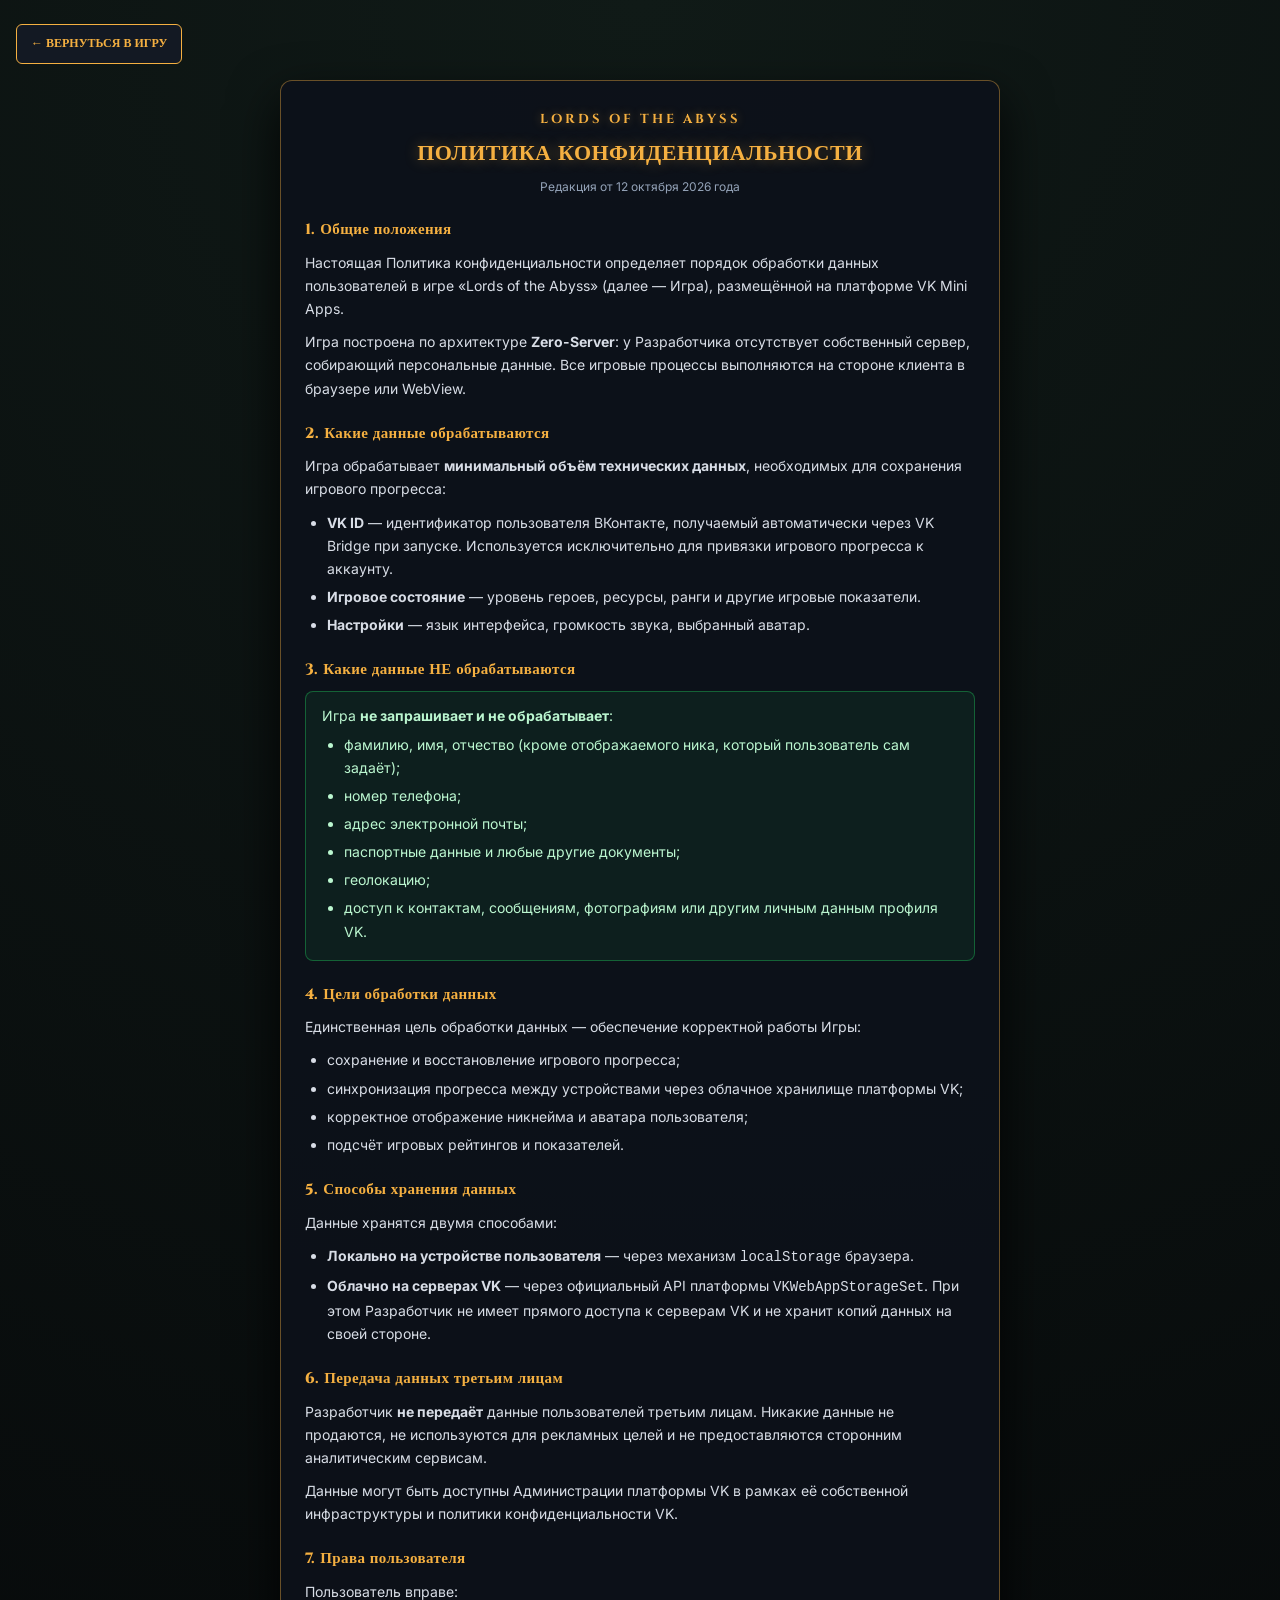
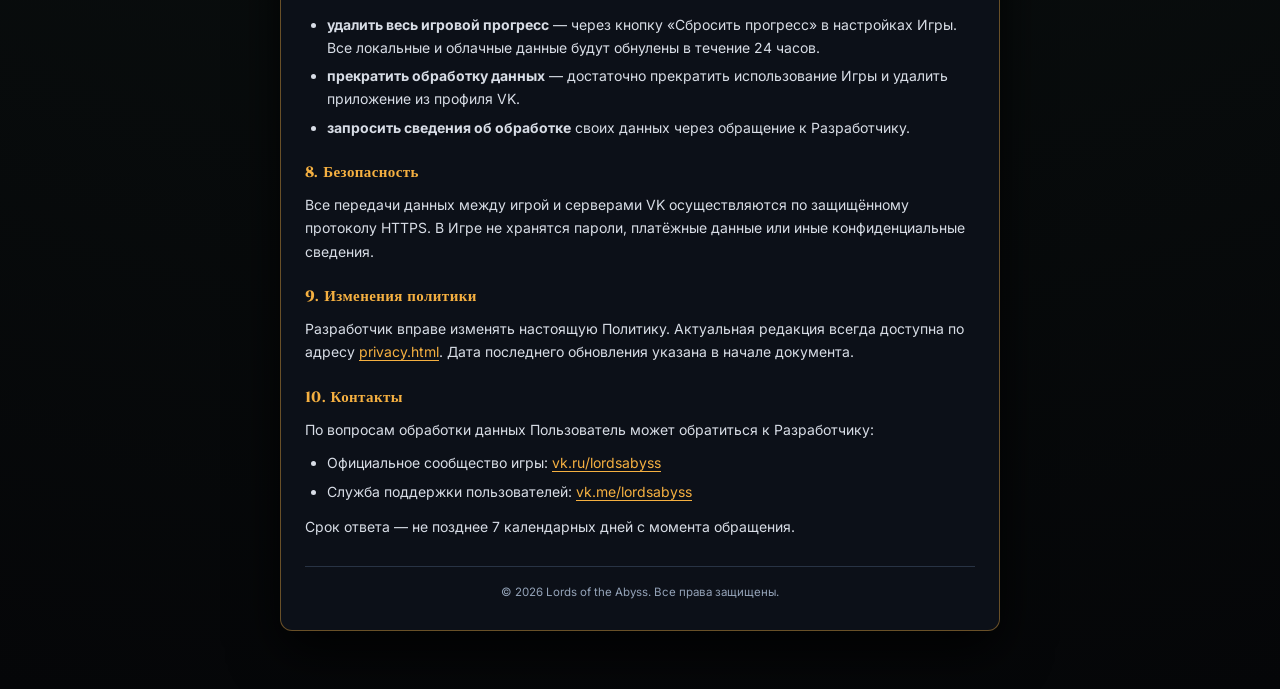
<file: privacy.html>
<!DOCTYPE html>
<html lang="ru">
<head>
<meta charset="UTF-8">
<meta name="viewport" content="width=device-width, initial-scale=1.0, viewport-fit=cover">
<title>Политика конфиденциальности — Lords of the Abyss</title>
<link rel="preconnect" href="https://fonts.googleapis.com">
<link rel="preconnect" href="https://fonts.gstatic.com" crossorigin>
<link href="https://fonts.googleapis.com/css2?family=Cinzel:wght@700;800;900&family=Inter:wght@400;500;600;700&display=swap" rel="stylesheet">
<style>
    :root { --gold: #f5b041; --gold-glow: rgba(245,176,65,0.4); --text-main: #f1f5f9; --text-muted: #94a3b8; --border: #283344; --green: #4ade80; }
    * { box-sizing: border-box; margin: 0; padding: 0; }
    html, body { background: #07090d; color: var(--text-main); font-family: 'Inter', sans-serif; font-size: 14px; line-height: 1.65; min-height: 100%; -webkit-text-size-adjust: 100%; }
    body { background: radial-gradient(circle at 50% 0%, #101a17 0%, #050608 100%); padding: 24px 16px 60px; }
    .legal-wrap { max-width: 720px; margin: 0 auto; background: rgba(13,17,26,0.94); border: 1.5px solid rgba(245,176,65,0.4); border-radius: 12px; padding: 28px 24px; box-shadow: 0 20px 50px rgba(0,0,0,0.85); }
    .legal-brand { text-align: center; font-family: 'Cinzel', serif; font-size: 13px; font-weight: 700; letter-spacing: 3px; color: var(--gold); margin-bottom: 6px; text-shadow: 0 0 10px var(--gold-glow); }
    h1 { font-family: 'Cinzel', serif; font-size: 22px; font-weight: 900; color: var(--gold); text-align: center; margin: 6px 0 4px; letter-spacing: 0.5px; text-shadow: 0 0 14px var(--gold-glow); }
    .legal-sub { text-align: center; font-size: 12px; color: var(--text-muted); margin-bottom: 22px; }
    h2 { font-family: 'Cinzel', serif; font-size: 15px; font-weight: 800; color: var(--gold); margin: 22px 0 8px; letter-spacing: 0.4px; }
    p { margin-bottom: 10px; color: #d8dde6; }
    ul { margin: 6px 0 12px 22px; }
    li { margin-bottom: 5px; color: #d8dde6; }
    a { color: var(--gold); text-decoration: underline; text-underline-offset: 3px; }
    a:hover { color: #fff; }
    .no-box { background: rgba(34,197,94,0.08); border: 1px solid rgba(34,197,94,0.4); border-radius: 8px; padding: 12px 16px; margin: 8px 0 14px; }
    .no-box li { color: #bbf7d0; }
    .legal-back { display: inline-flex; align-items: center; gap: 6px; background: rgba(20,26,36,0.95); border: 1.5px solid var(--gold); color: var(--gold); font-family: 'Cinzel', serif; font-size: 12px; font-weight: 800; padding: 9px 14px; border-radius: 6px; cursor: pointer; text-decoration: none; margin-bottom: 16px; transition: transform 0.08s ease, background 0.15s ease; }
    .legal-back:hover { background: var(--gold); color: #0b0f17; }
    .legal-back:active { transform: scale(0.95); }
    .legal-footer { margin-top: 28px; padding-top: 16px; border-top: 1px solid var(--border); text-align: center; font-size: 11.5px; color: var(--text-muted); }
    @media (max-width: 480px) { body { padding: 16px 10px 50px; } .legal-wrap { padding: 20px 16px; } h1 { font-size: 18px; } h2 { font-size: 14px; } p, li { font-size: 13px; } }
</style>
</head>
<body>
<a class="legal-back" href="https://vk.com/app54817477">← ВЕРНУТЬСЯ В ИГРУ</a>
<div class="legal-wrap">
    <div class="legal-brand">LORDS OF THE ABYSS</div>
    <h1>ПОЛИТИКА КОНФИДЕНЦИАЛЬНОСТИ</h1>
    <div class="legal-sub">Редакция от 12 октября 2026 года</div>

    <h2>1. Общие положения</h2>
    <p>Настоящая Политика конфиденциальности определяет порядок обработки данных пользователей в игре «Lords of the Abyss» (далее — Игра), размещённой на платформе VK Mini Apps.</p>
    <p>Игра построена по архитектуре <b>Zero-Server</b>: у Разработчика отсутствует собственный сервер, собирающий персональные данные. Все игровые процессы выполняются на стороне клиента в браузере или WebView.</p>

    <h2>2. Какие данные обрабатываются</h2>
    <p>Игра обрабатывает <b>минимальный объём технических данных</b>, необходимых для сохранения игрового прогресса:</p>
    <ul>
        <li><b>VK ID</b> — идентификатор пользователя ВКонтакте, получаемый автоматически через VK Bridge при запуске. Используется исключительно для привязки игрового прогресса к аккаунту.</li>
        <li><b>Игровое состояние</b> — уровень героев, ресурсы, ранги и другие игровые показатели.</li>
        <li><b>Настройки</b> — язык интерфейса, громкость звука, выбранный аватар.</li>
    </ul>

    <h2>3. Какие данные НЕ обрабатываются</h2>
    <div class="no-box">
        <p style="margin:0;color:#bbf7d0;">Игра <b>не запрашивает и не обрабатывает</b>:</p>
        <ul style="margin-bottom:0;">
            <li>фамилию, имя, отчество (кроме отображаемого ника, который пользователь сам задаёт);</li>
            <li>номер телефона;</li>
            <li>адрес электронной почты;</li>
            <li>паспортные данные и любые другие документы;</li>
            <li>геолокацию;</li>
            <li>доступ к контактам, сообщениям, фотографиям или другим личным данным профиля VK.</li>
        </ul>
    </div>

    <h2>4. Цели обработки данных</h2>
    <p>Единственная цель обработки данных — обеспечение корректной работы Игры:</p>
    <ul>
        <li>сохранение и восстановление игрового прогресса;</li>
        <li>синхронизация прогресса между устройствами через облачное хранилище платформы VK;</li>
        <li>корректное отображение никнейма и аватара пользователя;</li>
        <li>подсчёт игровых рейтингов и показателей.</li>
    </ul>

    <h2>5. Способы хранения данных</h2>
    <p>Данные хранятся двумя способами:</p>
    <ul>
        <li><b>Локально на устройстве пользователя</b> — через механизм <code>localStorage</code> браузера.</li>
        <li><b>Облачно на серверах VK</b> — через официальный API платформы <code>VKWebAppStorageSet</code>. При этом Разработчик не имеет прямого доступа к серверам VK и не хранит копий данных на своей стороне.</li>
    </ul>

    <h2>6. Передача данных третьим лицам</h2>
    <p>Разработчик <b>не передаёт</b> данные пользователей третьим лицам. Никакие данные не продаются, не используются для рекламных целей и не предоставляются сторонним аналитическим сервисам.</p>
    <p>Данные могут быть доступны Администрации платформы VK в рамках её собственной инфраструктуры и политики конфиденциальности VK.</p>

    <h2>7. Права пользователя</h2>
    <p>Пользователь вправе:</p>
    <ul>
        <li><b>удалить весь игровой прогресс</b> — через кнопку «Сбросить прогресс» в настройках Игры. Все локальные и облачные данные будут обнулены в течение 24 часов.</li>
        <li><b>прекратить обработку данных</b> — достаточно прекратить использование Игры и удалить приложение из профиля VK.</li>
        <li><b>запросить сведения об обработке</b> своих данных через обращение к Разработчику.</li>
    </ul>

    <h2>8. Безопасность</h2>
    <p>Все передачи данных между игрой и серверами VK осуществляются по защищённому протоколу HTTPS. В Игре не хранятся пароли, платёжные данные или иные конфиденциальные сведения.</p>

    <h2>9. Изменения политики</h2>
    <p>Разработчик вправе изменять настоящую Политику. Актуальная редакция всегда доступна по адресу <a href="privacy.html">privacy.html</a>. Дата последнего обновления указана в начале документа.</p>

    <h2>10. Контакты</h2>
    <p>По вопросам обработки данных Пользователь может обратиться к Разработчику:</p>
    <ul>
        <li>Официальное сообщество игры: <a href="https://vk.ru/lordsabyss" target="_blank" rel="noopener">vk.ru/lordsabyss</a></li>
        <li>Служба поддержки пользователей: <a href="https://vk.me/lordsabyss" target="_blank" rel="noopener">vk.me/lordsabyss</a></li>
    </ul>
    <p>Срок ответа — не позднее 7 календарных дней с момента обращения.</p>

    <div class="legal-footer">© 2026 Lords of the Abyss. Все права защищены.</div>
</div>
</body>
</html>
</file>
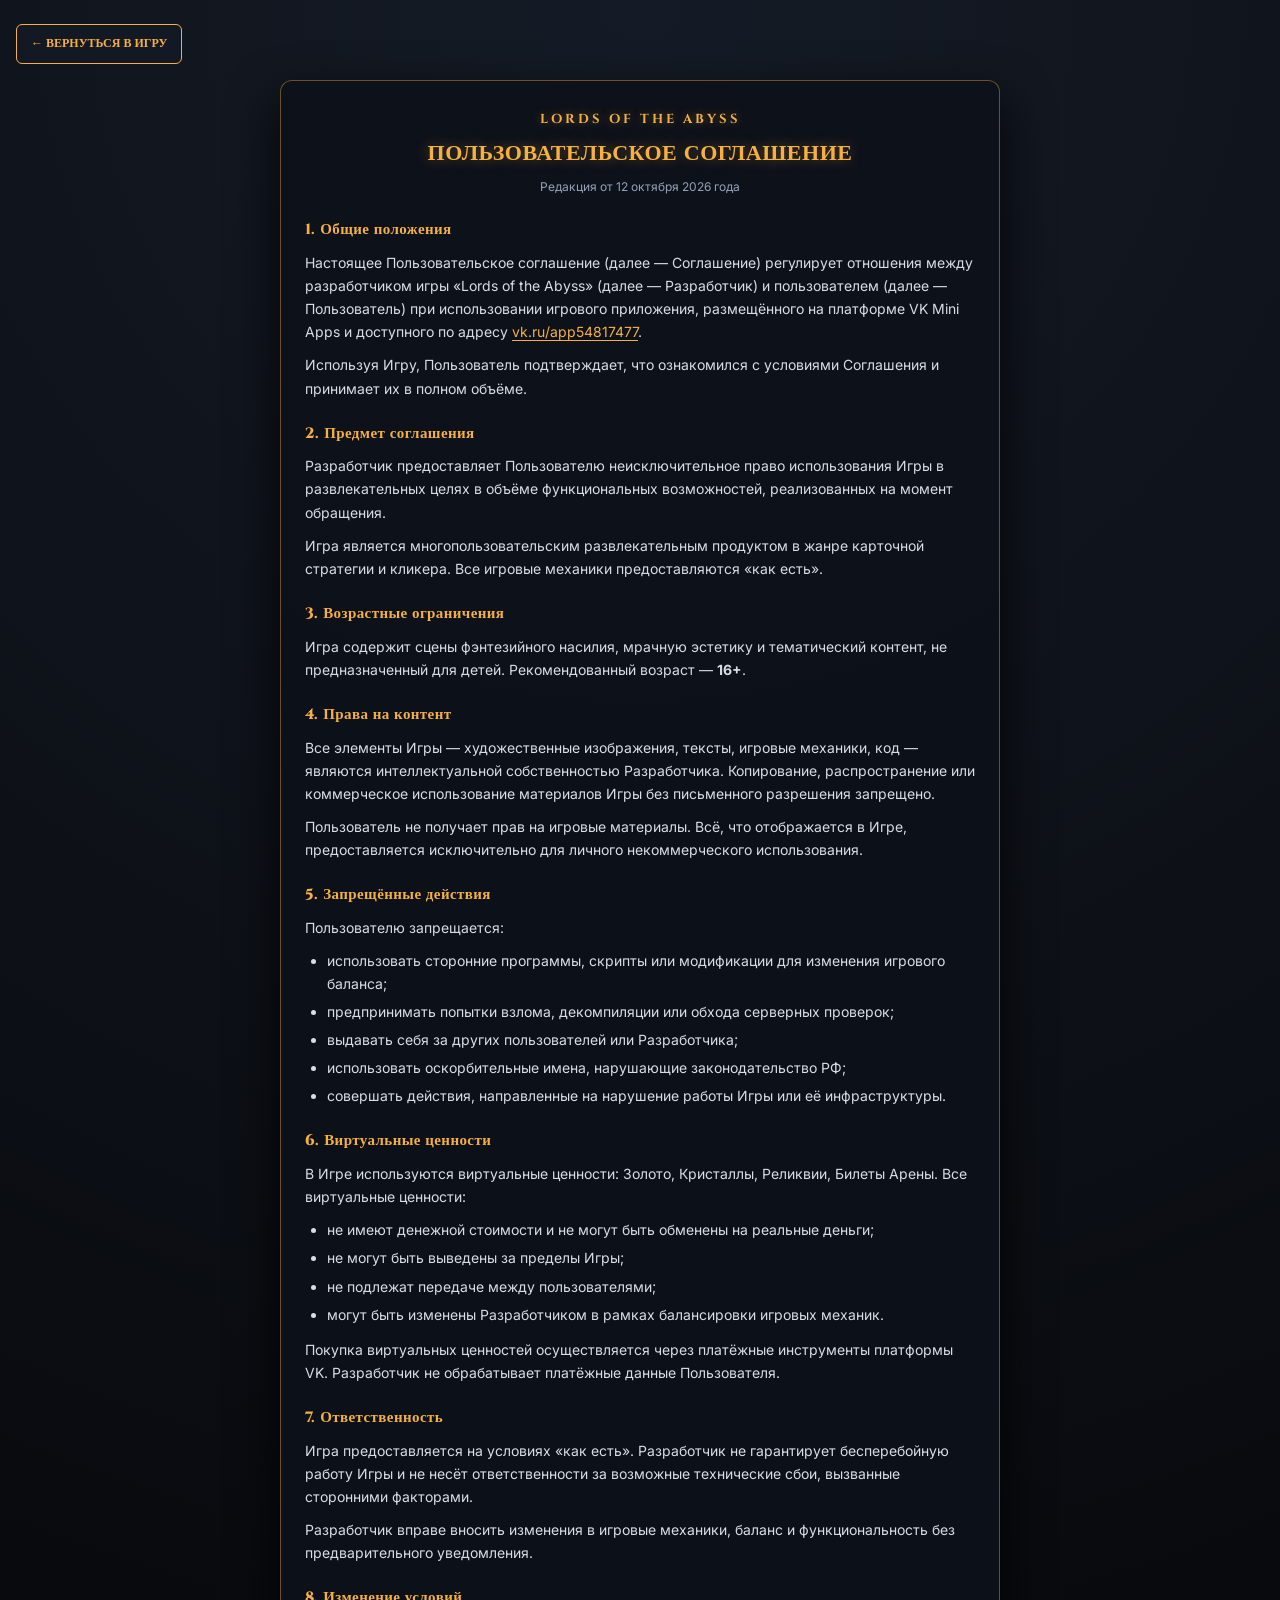
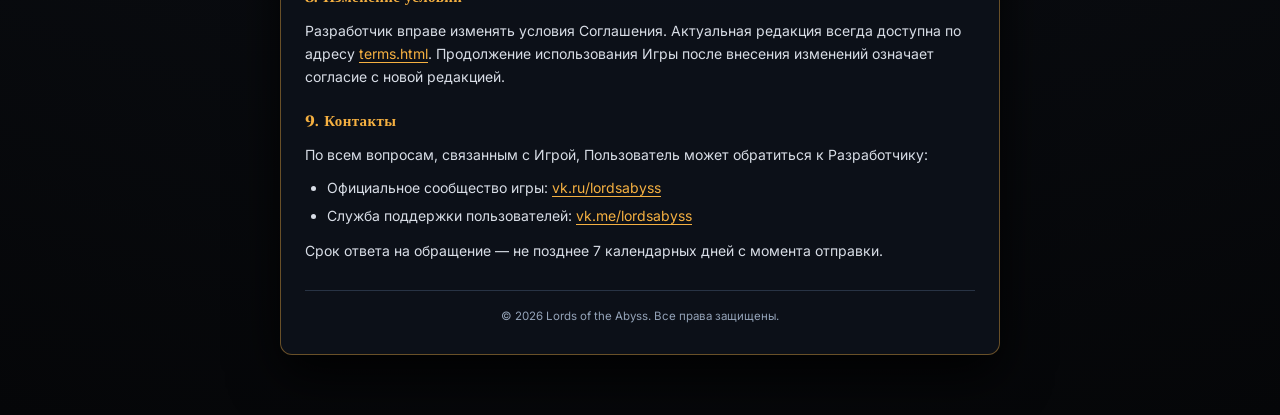
<file: terms.html>
<!DOCTYPE html>
<html lang="ru">
<head>
<meta charset="UTF-8">
<meta name="viewport" content="width=device-width, initial-scale=1.0, viewport-fit=cover">
<title>Пользовательское соглашение — Lords of the Abyss</title>
<link rel="preconnect" href="https://fonts.googleapis.com">
<link rel="preconnect" href="https://fonts.gstatic.com" crossorigin>
<link href="https://fonts.googleapis.com/css2?family=Cinzel:wght@700;800;900&family=Inter:wght@400;500;600;700&display=swap" rel="stylesheet">
<style>
    :root { --gold: #f5b041; --gold-glow: rgba(245,176,65,0.4); --text-main: #f1f5f9; --text-muted: #94a3b8; --border: #283344; }
    * { box-sizing: border-box; margin: 0; padding: 0; }
    html, body { background: #07090d; color: var(--text-main); font-family: 'Inter', sans-serif; font-size: 14px; line-height: 1.65; min-height: 100%; -webkit-text-size-adjust: 100%; }
    body { background: radial-gradient(circle at 50% 0%, #151b26 0%, #050608 100%); padding: 24px 16px 60px; }
    .legal-wrap { max-width: 720px; margin: 0 auto; background: rgba(13,17,26,0.94); border: 1.5px solid rgba(245,176,65,0.4); border-radius: 12px; padding: 28px 24px; box-shadow: 0 20px 50px rgba(0,0,0,0.85); }
    .legal-brand { text-align: center; font-family: 'Cinzel', serif; font-size: 13px; font-weight: 700; letter-spacing: 3px; color: var(--gold); margin-bottom: 6px; text-shadow: 0 0 10px var(--gold-glow); }
    h1 { font-family: 'Cinzel', serif; font-size: 22px; font-weight: 900; color: var(--gold); text-align: center; margin: 6px 0 4px; letter-spacing: 0.5px; text-shadow: 0 0 14px var(--gold-glow); }
    .legal-sub { text-align: center; font-size: 12px; color: var(--text-muted); margin-bottom: 22px; }
    h2 { font-family: 'Cinzel', serif; font-size: 15px; font-weight: 800; color: var(--gold); margin: 22px 0 8px; letter-spacing: 0.4px; }
    p { margin-bottom: 10px; color: #d8dde6; }
    ul { margin: 6px 0 12px 22px; }
    li { margin-bottom: 5px; color: #d8dde6; }
    a { color: var(--gold); text-decoration: underline; text-underline-offset: 3px; }
    a:hover { color: #fff; }
    .legal-back { display: inline-flex; align-items: center; gap: 6px; background: rgba(20,26,36,0.95); border: 1.5px solid var(--gold); color: var(--gold); font-family: 'Cinzel', serif; font-size: 12px; font-weight: 800; padding: 9px 14px; border-radius: 6px; cursor: pointer; text-decoration: none; margin-bottom: 16px; transition: transform 0.08s ease, background 0.15s ease; }
    .legal-back:hover { background: var(--gold); color: #0b0f17; }
    .legal-back:active { transform: scale(0.95); }
    .legal-footer { margin-top: 28px; padding-top: 16px; border-top: 1px solid var(--border); text-align: center; font-size: 11.5px; color: var(--text-muted); }
    @media (max-width: 480px) { body { padding: 16px 10px 50px; } .legal-wrap { padding: 20px 16px; } h1 { font-size: 18px; } h2 { font-size: 14px; } p, li { font-size: 13px; } }
</style>
</head>
<body>
<a class="legal-back" href="https://vk.com/app54817477">← ВЕРНУТЬСЯ В ИГРУ</a>
<div class="legal-wrap">
    <div class="legal-brand">LORDS OF THE ABYSS</div>
    <h1>ПОЛЬЗОВАТЕЛЬСКОЕ СОГЛАШЕНИЕ</h1>
    <div class="legal-sub">Редакция от 12 октября 2026 года</div>

    <h2>1. Общие положения</h2>
    <p>Настоящее Пользовательское соглашение (далее — Соглашение) регулирует отношения между разработчиком игры «Lords of the Abyss» (далее — Разработчик) и пользователем (далее — Пользователь) при использовании игрового приложения, размещённого на платформе VK Mini Apps и доступного по адресу <a href="https://vk.ru/app54817477" target="_blank" rel="noopener">vk.ru/app54817477</a>.</p>
    <p>Используя Игру, Пользователь подтверждает, что ознакомился с условиями Соглашения и принимает их в полном объёме.</p>

    <h2>2. Предмет соглашения</h2>
    <p>Разработчик предоставляет Пользователю неисключительное право использования Игры в развлекательных целях в объёме функциональных возможностей, реализованных на момент обращения.</p>
    <p>Игра является многопользовательским развлекательным продуктом в жанре карточной стратегии и кликера. Все игровые механики предоставляются «как есть».</p>

    <h2>3. Возрастные ограничения</h2>
    <p>Игра содержит сцены фэнтезийного насилия, мрачную эстетику и тематический контент, не предназначенный для детей. Рекомендованный возраст — <b>16+</b>.</p>

    <h2>4. Права на контент</h2>
    <p>Все элементы Игры — художественные изображения, тексты, игровые механики, код — являются интеллектуальной собственностью Разработчика. Копирование, распространение или коммерческое использование материалов Игры без письменного разрешения запрещено.</p>
    <p>Пользователь не получает прав на игровые материалы. Всё, что отображается в Игре, предоставляется исключительно для личного некоммерческого использования.</p>

    <h2>5. Запрещённые действия</h2>
    <p>Пользователю запрещается:</p>
    <ul>
        <li>использовать сторонние программы, скрипты или модификации для изменения игрового баланса;</li>
        <li>предпринимать попытки взлома, декомпиляции или обхода серверных проверок;</li>
        <li>выдавать себя за других пользователей или Разработчика;</li>
        <li>использовать оскорбительные имена, нарушающие законодательство РФ;</li>
        <li>совершать действия, направленные на нарушение работы Игры или её инфраструктуры.</li>
    </ul>

    <h2>6. Виртуальные ценности</h2>
    <p>В Игре используются виртуальные ценности: Золото, Кристаллы, Реликвии, Билеты Арены. Все виртуальные ценности:</p>
    <ul>
        <li>не имеют денежной стоимости и не могут быть обменены на реальные деньги;</li>
        <li>не могут быть выведены за пределы Игры;</li>
        <li>не подлежат передаче между пользователями;</li>
        <li>могут быть изменены Разработчиком в рамках балансировки игровых механик.</li>
    </ul>
    <p>Покупка виртуальных ценностей осуществляется через платёжные инструменты платформы VK. Разработчик не обрабатывает платёжные данные Пользователя.</p>

    <h2>7. Ответственность</h2>
    <p>Игра предоставляется на условиях «как есть». Разработчик не гарантирует бесперебойную работу Игры и не несёт ответственности за возможные технические сбои, вызванные сторонними факторами.</p>
    <p>Разработчик вправе вносить изменения в игровые механики, баланс и функциональность без предварительного уведомления.</p>

    <h2>8. Изменение условий</h2>
    <p>Разработчик вправе изменять условия Соглашения. Актуальная редакция всегда доступна по адресу <a href="terms.html">terms.html</a>. Продолжение использования Игры после внесения изменений означает согласие с новой редакцией.</p>

    <h2>9. Контакты</h2>
    <p>По всем вопросам, связанным с Игрой, Пользователь может обратиться к Разработчику:</p>
    <ul>
        <li>Официальное сообщество игры: <a href="https://vk.ru/lordsabyss" target="_blank" rel="noopener">vk.ru/lordsabyss</a></li>
        <li>Служба поддержки пользователей: <a href="https://vk.me/lordsabyss" target="_blank" rel="noopener">vk.me/lordsabyss</a></li>
    </ul>
    <p>Срок ответа на обращение — не позднее 7 календарных дней с момента отправки.</p>

    <div class="legal-footer">© 2026 Lords of the Abyss. Все права защищены.</div>
</div>
</body>
</html>
</file>
